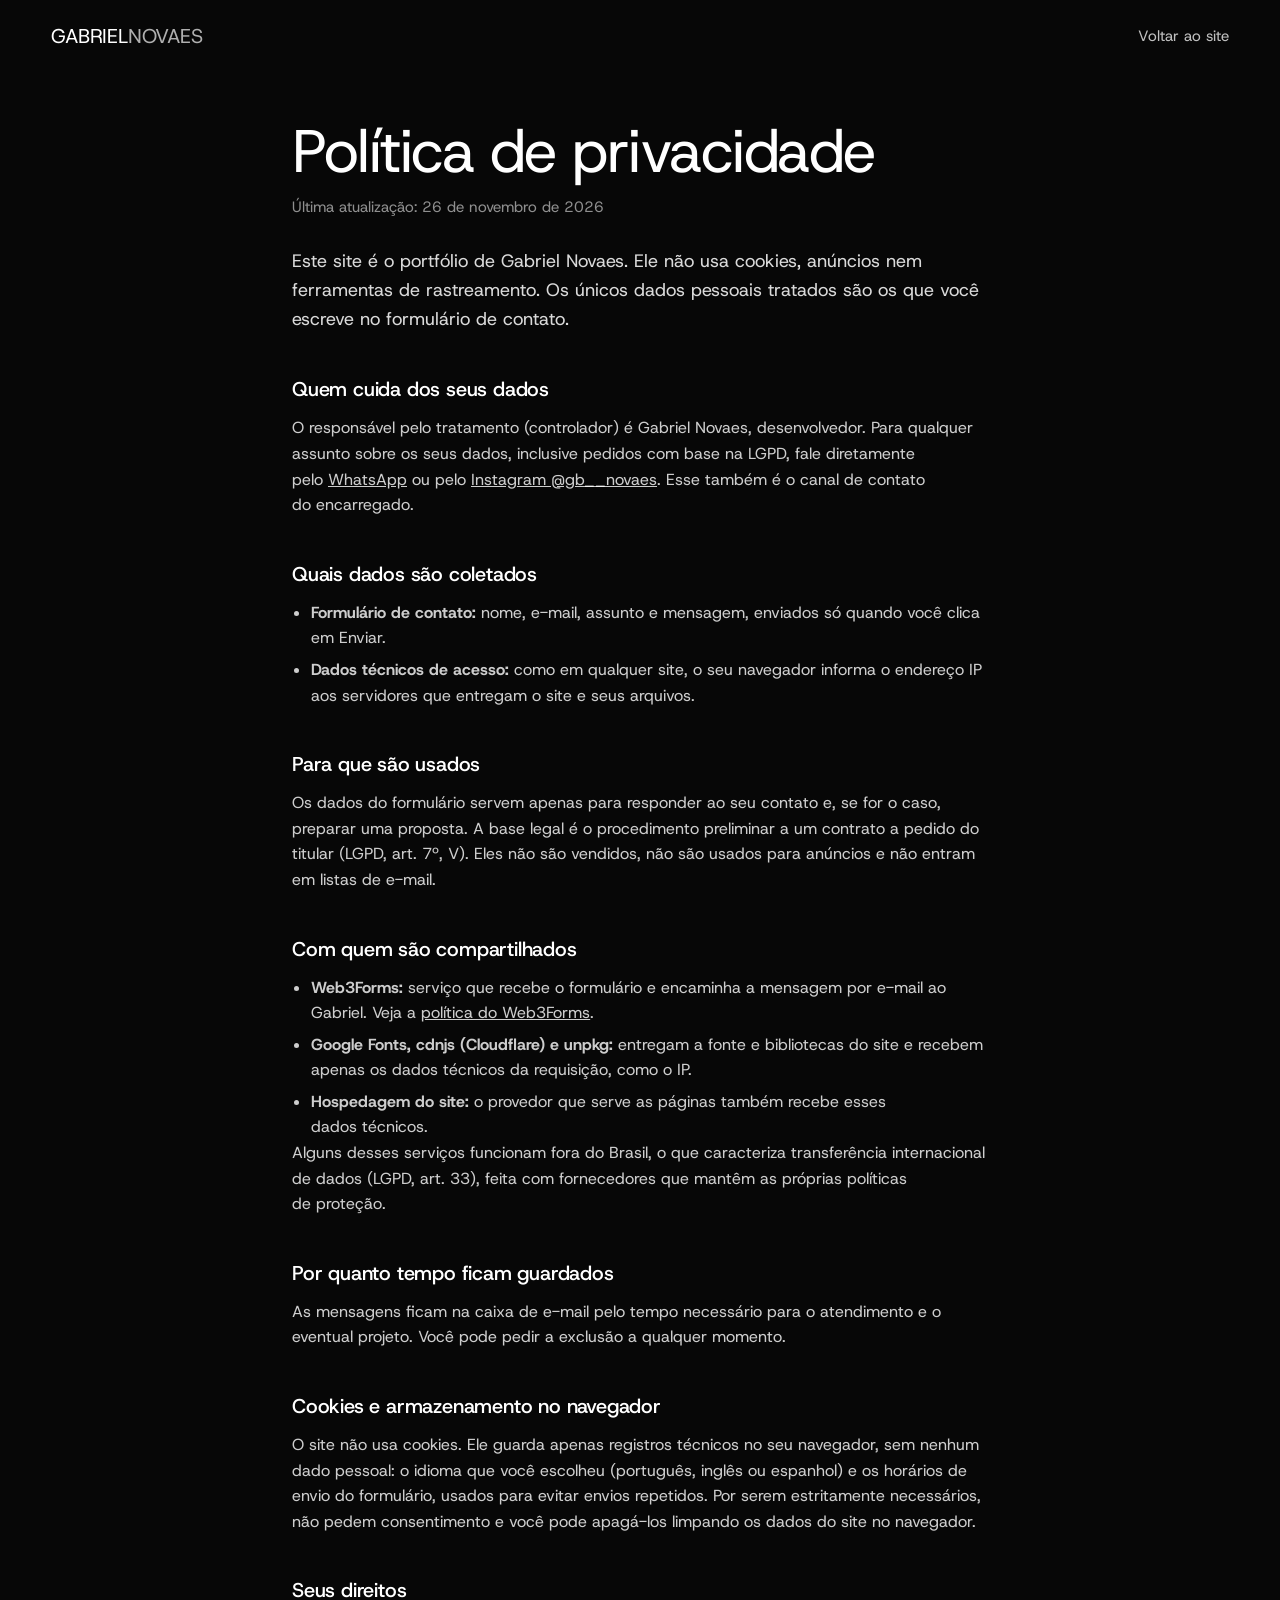
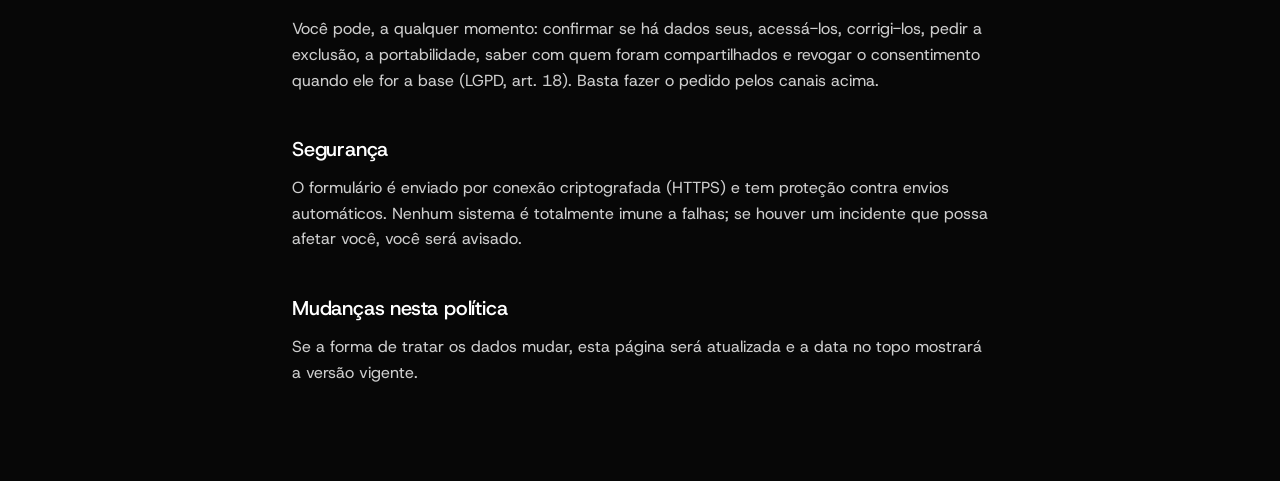
<file: privacidade.html>
<!doctype html>
<html lang="pt-BR">
<head>
  <meta charset="utf-8" />
  <meta name="viewport" content="width=device-width, initial-scale=1" />
  <title>Política de privacidade — Gabriel Novaes</title>
  <meta name="description" content="Como o portfólio de Gabriel Novaes trata os dados enviados pelo formulário de contato e quais serviços de terceiros o site usa." />
  <meta name="theme-color" content="#070707" />
  <link rel="icon" href="data:image/svg+xml,%3Csvg xmlns='http://www.w3.org/2000/svg' viewBox='0 0 32 32'%3E%3Crect width='32' height='32' rx='16' fill='%23E0141E'/%3E%3Ctext x='16' y='22' text-anchor='middle' font-family='Arial,sans-serif' font-size='17' fill='%23ffffff'%3EG%3C/text%3E%3C/svg%3E" />
  <link rel="preconnect" href="https://fonts.googleapis.com" />
  <link rel="preconnect" href="https://fonts.gstatic.com" crossorigin />
  <link href="https://fonts.googleapis.com/css2?family=Host+Grotesk:wght@400;500&display=swap" rel="stylesheet" />
  <style>
    :root { --red: #e0141e; }
    *, *::before, *::after { box-sizing: border-box; margin: 0; padding: 0; }
    html, body { background: #070707; color: #fff; }
    body { font-family: "Host Grotesk", Arial, sans-serif; line-height: 1.6; -webkit-font-smoothing: antialiased; }
    a { color: inherit; }
    a:focus-visible { outline: 2px solid #fff; outline-offset: 3px; border-radius: 4px; }
    header { display: flex; justify-content: space-between; align-items: center; padding: 24px 4vw; }
    .logo { display: inline-flex; font-size: 20px; line-height: 1; letter-spacing: -0.01em; text-decoration: none; }
    .logo span + span { color: #afafaf; }
    .back { font-size: 15px; color: rgba(255,255,255,.75); text-decoration: none; }
    .back:hover { color: #fff; }
    main { max-width: 46rem; margin: 0 auto; padding: 48px 20px 96px; }
    h1 { font-weight: 400; font-size: clamp(2.25rem, 6vw, 3.75rem); line-height: 1.05; letter-spacing: -0.025em; text-wrap: balance; }
    .updated { margin-top: 12px; color: rgba(255,255,255,.55); font-size: 15px; }
    h2 { font-weight: 500; font-size: 20px; margin: 40px 0 10px; letter-spacing: -0.01em; }
    p, li { color: rgba(255,255,255,.8); text-wrap: pretty; }
    p + p { margin-top: 10px; }
    ul { margin: 8px 0 0 1.2em; }
    li + li { margin-top: 6px; }
    .lead { margin-top: 28px; font-size: 18px; color: rgba(255,255,255,.85); }
  </style>
</head>
<body>
  <header>
    <a class="logo" href="index.html" aria-label="Gabriel Novaes, início"><span>GABRIEL</span><span>NOVAES</span></a>
    <a class="back" href="index.html">Voltar ao site</a>
  </header>
  <main>
    <h1>Política de privacidade</h1>
    <p class="updated">Última atualização: 26 de novembro de 2026</p>
    <p class="lead">Este site é o portfólio de Gabriel Novaes. Ele não usa cookies, anúncios nem ferramentas de rastreamento. Os únicos dados pessoais tratados são os que você escreve no formulário de contato.</p>

    <h2>Quem cuida dos seus dados</h2>
    <p>O responsável pelo tratamento (controlador) é Gabriel Novaes, desenvolvedor. Para qualquer assunto sobre os seus dados, inclusive pedidos com base na LGPD, fale diretamente pelo <a href="https://wa.me/5521966588725">WhatsApp</a> ou pelo <a href="https://instagram.com/gb__novaes">Instagram @gb__novaes</a>. Esse também é o canal de contato do encarregado.</p>

    <h2>Quais dados são coletados</h2>
    <ul>
      <li><strong>Formulário de contato:</strong> nome, e-mail, assunto e mensagem, enviados só quando você clica em Enviar.</li>
      <li><strong>Dados técnicos de acesso:</strong> como em qualquer site, o seu navegador informa o endereço IP aos servidores que entregam o site e seus arquivos.</li>
    </ul>

    <h2>Para que são usados</h2>
    <p>Os dados do formulário servem apenas para responder ao seu contato e, se for o caso, preparar uma proposta. A base legal é o procedimento preliminar a um contrato a pedido do titular (LGPD, art. 7º, V). Eles não são vendidos, não são usados para anúncios e não entram em listas de e-mail.</p>

    <h2>Com quem são compartilhados</h2>
    <ul>
      <li><strong>Web3Forms:</strong> serviço que recebe o formulário e encaminha a mensagem por e-mail ao Gabriel. Veja a <a href="https://web3forms.com/privacy">política do Web3Forms</a>.</li>
      <li><strong>Google Fonts, cdnjs (Cloudflare) e unpkg:</strong> entregam a fonte e bibliotecas do site e recebem apenas os dados técnicos da requisição, como o IP.</li>
      <li><strong>Hospedagem do site:</strong> o provedor que serve as páginas também recebe esses dados técnicos.</li>
    </ul>
    <p>Alguns desses serviços funcionam fora do Brasil, o que caracteriza transferência internacional de dados (LGPD, art. 33), feita com fornecedores que mantêm as próprias políticas de proteção.</p>

    <h2>Por quanto tempo ficam guardados</h2>
    <p>As mensagens ficam na caixa de e-mail pelo tempo necessário para o atendimento e o eventual projeto. Você pode pedir a exclusão a qualquer momento.</p>

    <h2>Cookies e armazenamento no navegador</h2>
    <p>O site não usa cookies. Ele guarda apenas registros técnicos no seu navegador, sem nenhum dado pessoal: o idioma que você escolheu (português, inglês ou espanhol) e os horários de envio do formulário, usados para evitar envios repetidos. Por serem estritamente necessários, não pedem consentimento e você pode apagá-los limpando os dados do site no navegador.</p>

    <h2>Seus direitos</h2>
    <p>Você pode, a qualquer momento: confirmar se há dados seus, acessá-los, corrigi-los, pedir a exclusão, a portabilidade, saber com quem foram compartilhados e revogar o consentimento quando ele for a base (LGPD, art. 18). Basta fazer o pedido pelos canais acima.</p>

    <h2>Segurança</h2>
    <p>O formulário é enviado por conexão criptografada (HTTPS) e tem proteção contra envios automáticos. Nenhum sistema é totalmente imune a falhas; se houver um incidente que possa afetar você, você será avisado.</p>

    <h2>Mudanças nesta política</h2>
    <p>Se a forma de tratar os dados mudar, esta página será atualizada e a data no topo mostrará a versão vigente.</p>
  </main>
</body>
</html>
</file>
